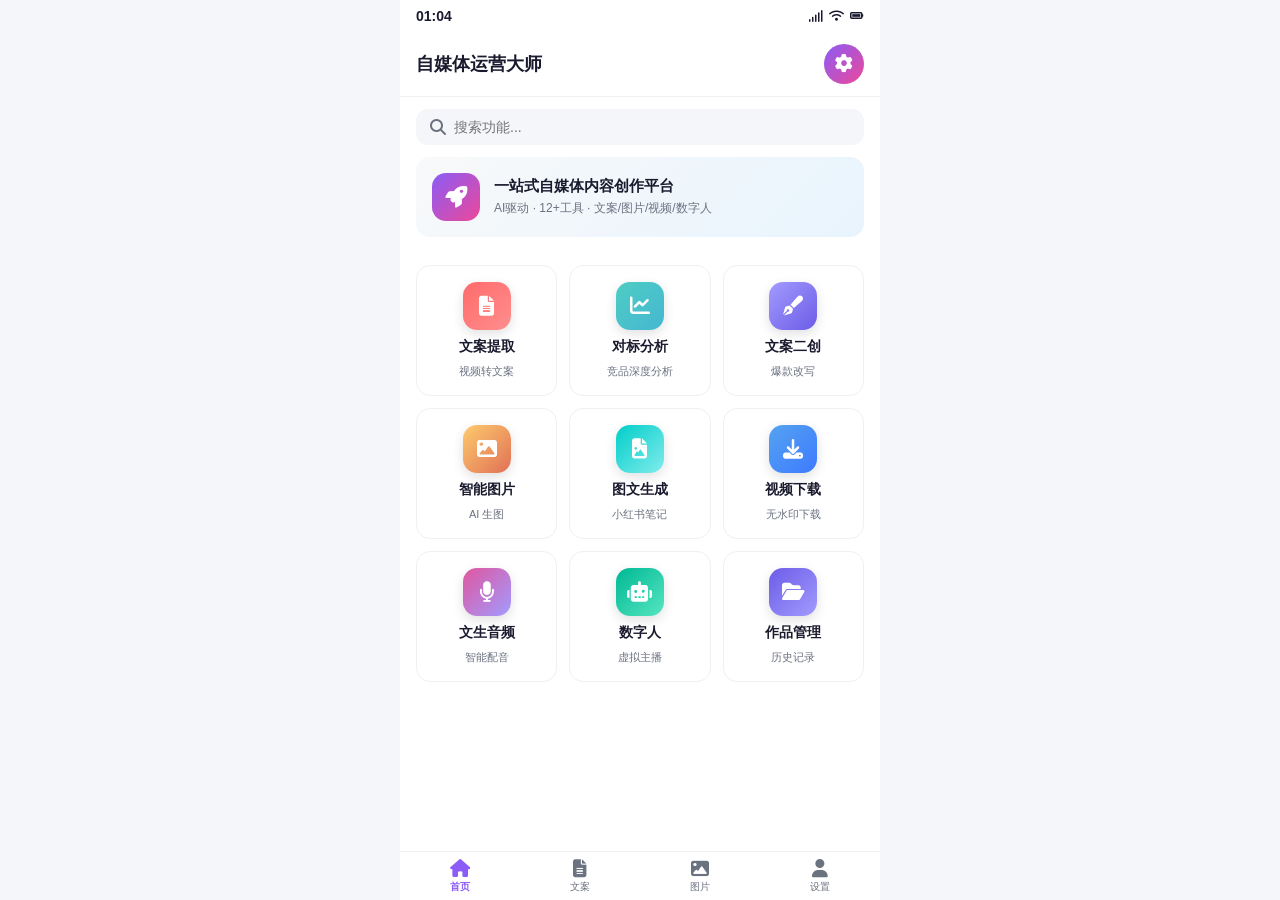
<file: index.html>
﻿<!DOCTYPE html>
<html lang="zh-CN">
<head>
    <meta charset="UTF-8">
    <meta name="viewport" content="width=device-width, initial-scale=1.0, maximum-scale=1.0, user-scalable=no">
    <title>自媒体运营大师 Pro</title>
    <link rel="stylesheet" href="style.css">
    <link rel="stylesheet" href="https://cdnjs.cloudflare.com/ajax/libs/font-awesome/6.5.1/css/all.min.css">
</head>
<body>
<div class="app-container">
    <div class="status-bar">
        <span class="time">9:41</span>
        <div class="icons"><i class="fas fa-signal"></i><i class="fas fa-wifi"></i><i class="fas fa-battery-full"></i></div>
    </div>
    <div class="page active" id="home">
        <div class="page-header"><h1>自媒体运营大师</h1><button class="avatar-btn" onclick="navigateTo('settings')"><i class="fas fa-cog"></i></button></div>
        <div class="search-bar"><i class="fas fa-search"></i><input type="text" placeholder="搜索功能..." id="globalSearch" oninput="filterFunctions()"></div>
        <div class="welcome-card">
            <div class="welcome-icon"><i class="fas fa-rocket"></i></div>
            <div><h3>一站式自媒体内容创作平台</h3><p>AI驱动 · 12+工具 · 文案/图片/视频/数字人</p></div>
        </div>
        <div class="function-grid" id="functionGrid">
            <div class="func-card" data-name="文案提取" data-keywords="文案提取 video 视频" onclick="navigateTo('copy-extract')">
                <div class="func-icon" style="background:linear-gradient(135deg,#FF6B6B,#FF8E8E)"><i class="fas fa-file-alt"></i></div><span>文案提取</span><small>视频转文案</small>
            </div>
            <div class="func-card" data-name="对标分析" data-keywords="对标分析 competitor 竞品" onclick="navigateTo('competitor')">
                <div class="func-icon" style="background:linear-gradient(135deg,#4ECDC4,#45B7D1)"><i class="fas fa-chart-line"></i></div><span>对标分析</span><small>竞品深度分析</small>
            </div>
            <div class="func-card" data-name="文案二创" data-keywords="文案二创 rewrite 改写" onclick="navigateTo('rewrite')">
                <div class="func-icon" style="background:linear-gradient(135deg,#A29BFE,#6C5CE7)"><i class="fas fa-pen-fancy"></i></div><span>文案二创</span><small>爆款改写</small>
            </div>
            <div class="func-card" data-name="智能图片" data-keywords="智能图片 image 图片 AI画图" onclick="navigateTo('smart-image')">
                <div class="func-icon" style="background:linear-gradient(135deg,#FDCB6E,#E17055)"><i class="fas fa-image"></i></div><span>智能图片</span><small>AI 生图</small>
            </div>
            <div class="func-card" data-name="图文生成" data-keywords="图文生成 poster 海报" onclick="navigateTo('image-text')">
                <div class="func-icon" style="background:linear-gradient(135deg,#00CEC9,#81ECEC)"><i class="fas fa-file-image"></i></div><span>图文生成</span><small>小红书笔记</small>
            </div>
            <div class="func-card" data-name="视频下载" data-keywords="视频下载 download 下载" onclick="navigateTo('video-download')">
                <div class="func-icon" style="background:linear-gradient(135deg,#55A3F0,#3D7AFF)"><i class="fas fa-download"></i></div><span>视频下载</span><small>无水印下载</small>
            </div>
            <div class="func-card" data-name="文生音频" data-keywords="文生音频 tts 配音 音频" onclick="navigateTo('text-audio')">
                <div class="func-icon" style="background:linear-gradient(135deg,#E056A0,#A29BFE)"><i class="fas fa-microphone"></i></div><span>文生音频</span><small>智能配音</small>
            </div>
            <div class="func-card" data-name="数字人" data-keywords="数字人 digital 数字人 视频" onclick="navigateTo('digital-human')">
                <div class="func-icon" style="background:linear-gradient(135deg,#00B894,#55E6C1)"><i class="fas fa-robot"></i></div><span>数字人</span><small>虚拟主播</small>
            </div>
            <div class="func-card" data-name="作品管理" data-keywords="作品管理 works 管理 历史" onclick="navigateTo('works')">
                <div class="func-icon" style="background:linear-gradient(135deg,#6C5CE7,#A29BFE)"><i class="fas fa-folder-open"></i></div><span>作品管理</span><small>历史记录</small>
            </div>
        </div>
        <div class="bottom-nav">
            <div class="nav-item active" onclick="navigateTo('home')" data-page="home"><i class="fas fa-home"></i><span>首页</span></div>
            <div class="nav-item" onclick="navigateTo('copy-extract')" data-page="copy-extract"><i class="fas fa-file-alt"></i><span>文案</span></div>
            <div class="nav-item" onclick="navigateTo('smart-image')" data-page="smart-image"><i class="fas fa-image"></i><span>图片</span></div>
            <div class="nav-item" onclick="navigateTo('settings')" data-page="settings"><i class="fas fa-user"></i><span>设置</span></div>
        </div>
    </div>

    <div class="page" id="copy-extract">
        <div class="page-header"><button class="back-btn" onclick="navigateTo('home')"><i class="fas fa-arrow-left"></i></button><h2>文案提取</h2><div style="width:36px"></div></div>
        <div class="page-body">
            <div class="info-card"><i class="fas fa-info-circle"></i><span>支持抖音、快手、小红书、B站等平台视频文案提取</span></div>
            <div class="form-group"><label><i class="fas fa-link"></i> 视频链接</label><input type="url" id="extractUrl" placeholder="粘贴视频分享链接..."></div>
            <div class="form-group"><label><i class="fas fa-tag"></i> 视频描述（可选）</label><textarea id="extractDesc" rows="3" placeholder="描述视频内容，帮助更精准提取..."></textarea></div>
            <div class="platform-tags">
                <span class="platform-tag" onclick="selectPlatform(this,'抖音')">抖音</span>
                <span class="platform-tag" onclick="selectPlatform(this,'快手')">快手</span>
                <span class="platform-tag" onclick="selectPlatform(this,'小红书')">小红书</span>
                <span class="platform-tag" onclick="selectPlatform(this,'B站')">B站</span>
                <span class="platform-tag" onclick="selectPlatform(this,'视频号')">视频号</span>
            </div>
            <button class="gradient-btn" onclick="extractCopy()"><i class="fas fa-magic"></i> 一键提取文案</button>
            <div class="result-area" id="extractResult" style="display:none">
                <div class="result-header"><h4><i class="fas fa-check-circle"></i> 提取结果</h4><div class="result-actions"><button class="action-btn" onclick="copyText('extractContent')"><i class="fas fa-copy"></i> 复制</button><button class="action-btn" onclick="saveWork('extract')"><i class="fas fa-save"></i> 保存</button></div></div>
                <div class="result-content" id="extractContent"></div>
            </div>
        </div>
    </div>

    <div class="page" id="competitor">
        <div class="page-header"><button class="back-btn" onclick="navigateTo('home')"><i class="fas fa-arrow-left"></i></button><h2>对标分析</h2><div style="width:36px"></div></div>
        <div class="page-body">
            <div class="info-card"><i class="fas fa-lightbulb"></i><span>输入对标账号名称，AI 将生成深度分析报告</span></div>
            <div class="form-group"><label><i class="fas fa-hashtag"></i> 账号名称</label><input type="text" id="accountName" placeholder="例如：李佳琦Austin"></div>
            <div class="form-group"><label><i class="fas fa-list"></i> 平台</label><select id="analyzePlatform"><option>抖音</option><option>小红书</option><option>B站</option><option>视频号</option><option>快手</option></select></div>
            <div class="form-group"><label><i class="fas fa-crosshairs"></i> 分析维度</label>
                <div class="checkbox-group">
                    <label class="checkbox-item"><input type="checkbox" checked value="账号定位"> 账号定位</label>
                    <label class="checkbox-item"><input type="checkbox" checked value="内容策略"> 内容策略</label>
                    <label class="checkbox-item"><input type="checkbox" checked value="爆款规律"> 爆款规律</label>
                    <label class="checkbox-item"><input type="checkbox" value="变现模式"> 变现模式</label>
                    <label class="checkbox-item"><input type="checkbox" value="SWOT分析"> SWOT分析</label>
                    <label class="checkbox-item"><input type="checkbox" value="差异化建议"> 差异化建议</label>
                </div>
            </div>
            <button class="gradient-btn" onclick="analyzeCompetitor()"><i class="fas fa-chart-bar"></i> 开始分析</button>
            <div class="result-area" id="analysisResult" style="display:none">
                <div class="result-header"><h4><i class="fas fa-check-circle"></i> 分析报告</h4><div class="result-actions"><button class="action-btn" onclick="copyText('analysisContent')"><i class="fas fa-copy"></i> 复制</button><button class="action-btn" onclick="saveWork('analysis')"><i class="fas fa-save"></i> 保存</button></div></div>
                <div class="result-content" id="analysisContent"></div>
            </div>
        </div>
    </div>

    <div class="page" id="rewrite">
        <div class="page-header"><button class="back-btn" onclick="navigateTo('home')"><i class="fas fa-arrow-left"></i></button><h2>文案二创</h2><div style="width:36px"></div></div>
        <div class="page-body">
            <div class="section-title">选择改写模板</div>
            <div class="template-grid">
                <div class="template-card active" onclick="selectTemplate(this,'爆款公式')" data-type="爆款公式"><div class="template-icon"><i class="fas fa-fire"></i></div><span>爆款公式</span></div>
                <div class="template-card" onclick="selectTemplate(this,'情感故事')" data-type="情感故事"><div class="template-icon"><i class="fas fa-heart"></i></div><span>情感故事</span></div>
                <div class="template-card" onclick="selectTemplate(this,'产品卖点')" data-type="产品卖点"><div class="template-icon"><i class="fas fa-gem"></i></div><span>产品卖点</span></div>
                <div class="template-card" onclick="selectTemplate(this,'口播公式')" data-type="口播公式"><div class="template-icon"><i class="fas fa-microphone-lines"></i></div><span>口播公式</span></div>
                <div class="template-card" onclick="selectTemplate(this,'种草推荐')" data-type="种草推荐"><div class="template-icon"><i class="fas fa-star"></i></div><span>种草推荐</span></div>
                <div class="template-card" onclick="selectTemplate(this,'知识科普')" data-type="知识科普"><div class="template-icon"><i class="fas fa-book"></i></div><span>知识科普</span></div>
            </div>
            <div class="form-group"><label><i class="fas fa-paste"></i> 原始文案</label><textarea id="originalCopy" rows="6" placeholder="粘贴需要改写的原始文案..."></textarea></div>
            <div class="form-group"><label><i class="fas fa-sliders"></i> 改写强度</label>
                <div class="slider-row"><span>轻度</span><input type="range" id="rewriteIntensity" min="1" max="3" value="2" class="slider"><span>重度</span></div>
            </div>
            <button class="gradient-btn" onclick="rewriteCopy()"><i class="fas fa-pen-nib"></i> 开始改写</button>
            <div class="result-area" id="rewriteResult" style="display:none">
                <div class="result-header"><h4><i class="fas fa-check-circle"></i> 改写结果</h4><div class="result-actions"><button class="action-btn" onclick="copyText('rewriteContent')"><i class="fas fa-copy"></i> 复制</button><button class="action-btn" onclick="saveWork('rewrite')"><i class="fas fa-save"></i> 保存</button></div></div>
                <div class="result-content" id="rewriteContent"></div>
            </div>
        </div>
    </div>

    <div class="page" id="smart-image">
        <div class="page-header"><button class="back-btn" onclick="navigateTo('home')"><i class="fas fa-arrow-left"></i></button><h2>智能图片</h2><div style="width:36px"></div></div>
        <div class="page-body">
            <div class="form-group"><label><i class="fas fa-palette"></i> 图片类型</label>
                <div class="type-tabs">
                    <div class="type-tab active" onclick="selectImageType(this,'文生图')">文生图</div>
                    <div class="type-tab" onclick="selectImageType(this,'艺术字')">艺术字</div>
                    <div class="type-tab" onclick="selectImageType(this,'Logo设计')">Logo设计</div>
                </div>
            </div>
            <div class="form-group"><label><i class="fas fa-arrows-alt"></i> 比例</label>
                <div class="ratio-grid">
                    <div class="ratio-option active" onclick="selectRatio(this,'1:1')">1:1</div>
                    <div class="ratio-option" onclick="selectRatio(this,'4:3')">4:3</div>
                    <div class="ratio-option" onclick="selectRatio(this,'3:4')">3:4</div>
                    <div class="ratio-option" onclick="selectRatio(this,'16:9')">16:9</div>
                    <div class="ratio-option" onclick="selectRatio(this,'9:16')">9:16</div>
                </div>
            </div>
            <div class="form-group"><label><i class="fas fa-brush"></i> 风格</label>
                <select id="imageStyle">
                    <option value="photorealistic">写实摄影</option><option value="illustration">插画风格</option>
                    <option value="watercolor">水彩画</option><option value="oil painting">油画风格</option>
                    <option value="anime">动漫风格</option><option value="3d render">3D渲染</option>
                    <option value="pixel art">像素艺术</option><option value="minimalist">极简风格</option>
                </select>
            </div>
            <div class="form-group"><label><i class="fas fa-keyboard"></i> 图片描述</label><textarea id="imagePrompt" rows="4" placeholder="描述你想要的图片内容..."></textarea></div>
            <button class="gradient-btn" onclick="generateImage()"><i class="fas fa-wand-magic-sparkles"></i> 生成图片</button>
            <div class="result-area" id="imageResult" style="display:none"></div>
        </div>
    </div>

    <div class="page" id="image-text">
        <div class="page-header"><button class="back-btn" onclick="navigateTo('home')"><i class="fas fa-arrow-left"></i></button><h2>图文生成</h2><div style="width:36px"></div></div>
        <div class="page-body">
            <div class="form-group"><label><i class="fas fa-cloud-upload-alt"></i> 上传图片（可选）</label>
                <div class="upload-area" onclick="document.getElementById('imageUpload').click()"><i class="fas fa-plus-circle"></i><span>点击上传参考图片</span>
                    <input type="file" id="imageUpload" accept="image/*" style="display:none" onchange="handleImageUpload(this)">
                </div>
                <div id="uploadedImagePreview" style="display:none;margin-top:12px;">
                    <img id="previewImg" style="width:100%;border-radius:12px;">
                    <button class="remove-btn" onclick="removeUploadedImage()"><i class="fas fa-times"></i> 删除</button>
                </div>
            </div>
            <div class="form-group"><label><i class="fas fa-hashtag"></i> 主题/话题</label><input type="text" id="imageTextTopic" placeholder="例如：夏季防晒攻略"></div>
            <div class="form-group"><label><i class="fas fa-mobile-alt"></i> 目标平台</label>
                <select id="targetPlatform"><option>小红书</option><option>抖音图文</option><option>微信公众号</option><option>朋友圈</option></select>
            </div>
            <div class="form-group"><label><i class="fas fa-pen"></i> 补充要求（可选）</label><textarea id="imageTextExtra" rows="2" placeholder="例如：需要突出产品优势，语气活泼..."></textarea></div>
            <button class="gradient-btn" onclick="generateImageText()"><i class="fas fa-magic"></i> 生成图文笔记</button>
            <div class="result-area" id="imageTextResult" style="display:none">
                <div class="result-header"><h4><i class="fas fa-check-circle"></i> 图文笔记</h4><div class="result-actions"><button class="action-btn" onclick="copyText('imageTextContent')"><i class="fas fa-copy"></i> 复制</button><button class="action-btn" onclick="saveWork('imageText')"><i class="fas fa-save"></i> 保存</button></div></div>
                <div class="result-content" id="imageTextContent"></div>
            </div>
        </div>
    </div>

    <div class="page" id="video-download">
        <div class="page-header"><button class="back-btn" onclick="navigateTo('home')"><i class="fas fa-arrow-left"></i></button><h2>视频下载</h2><div style="width:36px"></div></div>
        <div class="page-body">
            <div class="info-card"><i class="fas fa-shield-alt"></i><span>支持主流平台无水印视频下载解析</span></div>
            <div class="form-group"><label><i class="fas fa-link"></i> 视频链接</label><input type="url" id="videoUrl" placeholder="粘贴视频分享链接..."></div>
            <div class="platform-tags">
                <span class="platform-tag" onclick="detectPlatform('douyin')">抖音</span>
                <span class="platform-tag" onclick="detectPlatform('kuaishou')">快手</span>
                <span class="platform-tag" onclick="detectPlatform('xiaohongshu')">小红书</span>
                <span class="platform-tag" onclick="detectPlatform('bilibili')">B站</span>
                <span class="platform-tag" onclick="detectPlatform('weishi')">视频号</span>
            </div>
            <button class="gradient-btn" onclick="downloadVideo()"><i class="fas fa-download"></i> 解析下载</button>
            <div class="result-area" id="videoResult" style="display:none"></div>
        </div>
    </div>

    <div class="page" id="text-audio">
        <div class="page-header"><button class="back-btn" onclick="navigateTo('home')"><i class="fas fa-arrow-left"></i></button><h2>文生音频</h2><div style="width:36px"></div></div>
        <div class="page-body">
            <div class="section-title">选择声音</div>
            <div class="voice-grid" id="voiceGrid">
                <div class="voice-card active" onclick="selectVoice(this,'温馨女声')"><div class="voice-avatar" style="background:linear-gradient(135deg,#FF9A9E,#FAD0C6)"><i class="fas fa-female"></i></div><span>温馨女声</span><small>温柔甜美</small></div>
                <div class="voice-card" onclick="selectVoice(this,'磁性男声')"><div class="voice-avatar" style="background:linear-gradient(135deg,#667eea,#764ba2)"><i class="fas fa-male"></i></div><span>磁性男声</span><small>低沉有质感</small></div>
                <div class="voice-card" onclick="selectVoice(this,'新闻播音')"><div class="voice-avatar" style="background:linear-gradient(135deg,#4facfe,#00f2fe)"><i class="fas fa-newspaper"></i></div><span>新闻播音</span><small>专业正式</small></div>
                <div class="voice-card" onclick="selectVoice(this,'童声')"><div class="voice-avatar" style="background:linear-gradient(135deg,#f093fb,#f5576c)"><i class="fas fa-child"></i></div><span>童声</span><small>可爱活泼</small></div>
                <div class="voice-card" onclick="selectVoice(this,'解说男声')"><div class="voice-avatar" style="background:linear-gradient(135deg,#43e97b,#38f9d7)"><i class="fas fa-bullhorn"></i></div><span>解说男声</span><small>纪录片风格</small></div>
                <div class="voice-card" onclick="selectVoice(this,'情感女声')"><div class="voice-avatar" style="background:linear-gradient(135deg,#fa709a,#fee140)"><i class="fas fa-heart"></i></div><span>情感女声</span><small>深情动人</small></div>
            </div>
            <div class="form-group"><label><i class="fas fa-font"></i> 输入文案</label>
                <textarea id="ttsText" rows="6" placeholder="输入需要转换为语音的文本..." oninput="updateCharCount('ttsText','charCount',5000)"></textarea>
                <div class="char-count"><span id="charCount">0</span>/5000</div>
            </div>
            <div class="form-group"><label><i class="fas fa-tachometer-alt"></i> 语速：<span id="speedValue">1.0</span>x</label>
                <input type="range" id="ttsSpeed" min="0.5" max="2.0" step="0.1" value="1.0" class="slider" oninput="document.getElementById('speedValue').textContent=this.value">
            </div>
            <button class="gradient-btn" onclick="generateAudio()"><i class="fas fa-play"></i> 生成音频</button>
            <div class="result-area" id="audioResult" style="display:none"></div>
        </div>
    </div>

    
    <div class="page" id="digital-human">

        <div class="page-header"><button class="back-btn" onclick="navigateTo('home')"><i class="fas fa-arrow-left"></i></button><h2>数字人</h2><div style="width:36px"></div></div>
        <div class="page-body">
            <div class="info-card"><i class="fas fa-info-circle"></i><span>选择真人数字人模板，输入文案即可生成口播视频</span></div>
            <div class="section-title">选择数字人模板</div>
            <div class="avatar-grid" id="avatarGrid">
                <!-- 上传按钮会动态插入 -->
                <div class="avatar-card active" onclick="selectAvatar(this,'依菱')" data-photo="依菱">
                    <div class="avatar-img" style="background:linear-gradient(135deg,#f093fb,#f5576c);display:flex;align-items:center;justify-content:center;">
                        <i class="fas fa-female" style="font-size:32px;color:white;"></i>
                    </div>
                    <span>依菱</span>
                    <small>商务女性</small>
                </div>
                <div class="avatar-card" onclick="selectAvatar(this,'沐沐')" data-photo="沐沐">
                    <div class="avatar-img" style="background:linear-gradient(135deg,#4facfe,#00f2fe);display:flex;align-items:center;justify-content:center;">
                        <i class="fas fa-female" style="font-size:32px;color:white;"></i>
                    </div>
                    <span>沐沐</span>
                    <small>知性优雅</small>
                </div>
                <div class="avatar-card" onclick="selectAvatar(this,'明轩')" data-photo="明轩">
                    <div class="avatar-img" style="background:linear-gradient(135deg,#667eea,#764ba2);display:flex;align-items:center;justify-content:center;">
                        <i class="fas fa-male" style="font-size:32px;color:white;"></i>
                    </div>
                    <span>明轩</span>
                    <small>商务精英</small>
                </div>
                <div class="avatar-card" onclick="selectAvatar(this,'林靖')" data-photo="林靖">
                    <div class="avatar-img" style="background:linear-gradient(135deg,#43e97b,#38f9d7);display:flex;align-items:center;justify-content:center;">
                        <i class="fas fa-male" style="font-size:32px;color:white;"></i>
                    </div>
                    <span>林靖</span>
                    <small>科技博主</small>
                </div>
                <div class="avatar-card" onclick="selectAvatar(this,'一诺')" data-photo="一诺">
                    <div class="avatar-img" style="background:linear-gradient(135deg,#fa709a,#fee140);display:flex;align-items:center;justify-content:center;">
                        <i class="fas fa-female" style="font-size:32px;color:white;"></i>
                    </div>
                    <span>一诺</span>
                    <small>青春活力</small>
                </div>
                <div class="avatar-card" onclick="selectAvatar(this,'林延')" data-photo="林延">
                    <div class="avatar-img" style="background:linear-gradient(135deg,#a18cd1,#fbc2eb);display:flex;align-items:center;justify-content:center;">
                        <i class="fas fa-male" style="font-size:32px;color:white;"></i>
                    </div>
                    <span>林延</span>
                    <small>商务男士</small>
                </div>
                <div class="avatar-card" onclick="selectAvatar(this,'管管-实景')" data-photo="管管实景">
                    <div class="avatar-img" style="background:linear-gradient(135deg,#ffecd2,#fcb69f);display:flex;align-items:center;justify-content:center;">
                        <i class="fas fa-video" style="font-size:32px;color:white;"></i>
                    </div>
                    <span>管管</span>
                    <small>实景播报</small>
                </div>
                <div class="avatar-card" onclick="selectAvatar(this,'江宁')" data-photo="江宁">
                    <div class="avatar-img" style="background:linear-gradient(135deg,#667eea,#764ba2);display:flex;align-items:center;justify-content:center;">
                        <i class="fas fa-female" style="font-size:32px;color:white;"></i>
                    </div>
                    <span>江宁</span>
                    <small>专业主持</small>
                </div>
                <div class="avatar-card" onclick="selectAvatar(this,'林浩')" data-photo="林浩">
                    <div class="avatar-img" style="background:linear-gradient(135deg,#43e97b,#38f9d7);display:flex;align-items:center;justify-content:center;">
                        <i class="fas fa-male" style="font-size:32px;color:white;"></i>
                    </div>
                    <span>林浩</span>
                    <small>医生专家</small>
                </div>
            
            <div style="text-align:center;margin:16px 0;">
                <button class="gradient-btn" onclick="document.getElementById('avatarUploadInput').click()" style="font-size:13px;padding:8px 20px;">
                    <i class="fas fa-camera"></i> 上传真人照片
                </button>
                <input type="file" id="avatarUploadInput" accept="image/*" style="display:none" onchange="handleAvatarUpload(event)">
                <div id="uploadHint" style="font-size:11px;color:#999;margin-top:6px;">上传后会自动匹配对应头像</div>
            </div>
            <div class='form-group'><label><i class='fas fa-font'></i> 播报文案</label>
                <textarea id="digitalHumanText" rows="6" placeholder="输入播报内容，建议100-500字..." oninput="updateCharCount('digitalHumanText','dhCharCount',2000)"></textarea>
                <div class="char-count"><span id="dhCharCount">0</span>/2000</div>
            </div>
            <div class="form-group"><label><i class="fas fa-cog"></i> 视频设置</label>
                <div class="form-row">
                    <select id="dhRatio"><option value="9:16">竖屏 9:16</option><option value="16:9">横屏 16:9</option><option value="1:1">方形 1:1</option></select>
                    <select id="dhDuration"><option value="30">30秒</option><option value="60" selected>60秒</option><option value="120">2分钟</option><option value="180">3分钟</option></select>
                </div>
            </div>
                        <button class="gradient-btn" style="background:linear-gradient(135deg,#667eea,#764ba2);" onclick="generateDigitalHumanSF()"><i class="fas fa-robot"></i> 硅基流动 API 生成数字人</button>
            <div class="result-area" id="digitalHumanResult" style="display:none"></div>
        </div>
    
    </div>
    <div class="page" id="works">`n        <div class="page-header"><button class="back-btn" onclick="navigateTo('home')"><i class="fas fa-arrow-left"></i></button><h2>作品管理</h2><div style="width:36px"></div></div>
        <div class="page-body">
            <div class="works-filter">
                <button class="filter-btn active" onclick="filterWorks('all',this)">全部</button>
                <button class="filter-btn" onclick="filterWorks('extract',this)">文案</button>
                <button class="filter-btn" onclick="filterWorks('image',this)">图片</button>
                <button class="filter-btn" onclick="filterWorks('rewrite',this)">二创</button>
                <button class="filter-btn" onclick="filterWorks('audio',this)">音频</button>
            </div>
            <div class="works-list" id="worksList">
                <div class="empty-works"><i class="fas fa-inbox"></i><p>暂无作品</p><small>使用各功能生成的内容将保存在这里</small></div>
            </div>
        </div>
    </div>

    <div class="page" id="settings">
        <div class="page-header"><button class="back-btn" onclick="navigateTo('home')"><i class="fas fa-arrow-left"></i></button><h2>设置</h2><div style="width:36px"></div></div>
        <div class="page-body">
            <div class="settings-card"><h4><i class="fas fa-key"></i> AI 配置</h4>
                <div class="form-group"><label>API 地址</label><input type="text" id="apiBase" placeholder="https://dashscope.aliyuncs.com/compatible-mode/v1"></div>
                <div class="form-group"><label>API Key</label><input type="password" id="apiKey" placeholder="sk-xxxxxxxx"></div>
                <div class="form-group"><label>模型名称</label><input type="text" id="modelName" value="qwen-turbo"></div>
                <button class="gradient-btn" onclick="saveApiConfig()">保存配置</button>
                <div class="api-status" id="apiStatus"></div>
            </div>
            <div class="settings-card"><h4><i class="fas fa-robot"></i> 硅基流动 API</h4>
                <div class="form-group"><label>API 地址</label><input type="text" id="sfApiBase" placeholder="https://api.siliconflow.cn/v1"></div>
                <div class="form-group"><label>API Key</label><input type="password" id="sfApiKey" placeholder="sk-xxxxxxxx"></div>
                <div class="form-group"><label>模型名称</label><input type="text" id="sfModelName" value="Qwen/Qwen2.5-72B-Instruct"></div>
                <button class="gradient-btn" onclick="saveSiliconFlowConfig()">保存配置</button>
                <div class="api-status" id="sfApiStatus"></div>
            </div>
            <div class="settings-card"><h4><i class="fas fa-image"></i> 图片生成</h4>
                <div class="setting-item"><span>默认使用 Pollinations.ai（免费）</span><i class="fas fa-check-circle" style="color:#00B894"></i></div>
            </div>
            <div class="settings-card"><h4><i class="fas fa-music"></i> 音频生成</h4>
                <div class="setting-item"><span>默认使用 TTSMaker（免费）</span><i class="fas fa-check-circle" style="color:#00B894"></i></div>
            </div>
            <div class="settings-card"><h4><i class="fas fa-robot"></i> 数字人</h4>
                <div class="setting-item"><span>🔧 硅基流动 API 驱动</span><i class="fas fa-cog" style="color:#6C5CE7"></i></div>
                <div class="setting-item"><span>✅ 专业数字人图像生成</span><i class="fas fa-check-circle" style="color:#00B894"></i></div>
                <div class="setting-item"><span>🔑 需要在设置中配置 API Key</span><i class="fas fa-key" style="color:#FFA500"></i></div>
            </div>
            <div class="settings-card"><h4><i class="fas fa-info-circle"></i> 关于</h4>
                <div class="about-info"><p><strong>自媒体运营大师 Pro</strong></p><p>版本：v2.1</p><p>支持：文案提取 / 对标分析 / 文案二创 / 智能图片 / 图文生成 / 文生音频 / 数字人（硅基流动 API）</p></div>
            </div>
            <button class="danger-btn" onclick="clearAllData()" style="margin-top:20px"><i class="fas fa-trash"></i> 清除所有数据</button>
        </div>
    </div>
    <div class="bottom-nav" id="bottomNav">
        <div class="nav-item active" onclick="navigateTo('home')" data-page="home"><i class="fas fa-home"></i><span>首页</span></div>
        <div class="nav-item" onclick="navigateTo('copy-extract')" data-page="copy-extract"><i class="fas fa-file-alt"></i><span>文案</span></div>
        <div class="nav-item" onclick="navigateTo('smart-image')" data-page="smart-image"><i class="fas fa-image"></i><span>图片</span></div>
        <div class="nav-item" onclick="navigateTo('settings')" data-page="settings"><i class="fas fa-user"></i><span>设置</span></div>
    </div>


<div class="loading-overlay" id="loadingOverlay"><div class="spinner"></div><p id="loadingText">正在处理...</p></div>
<div class="toast" id="toast"></div>
<script src="app.js"></script>

</div>

</div></body>
</html>
</file>
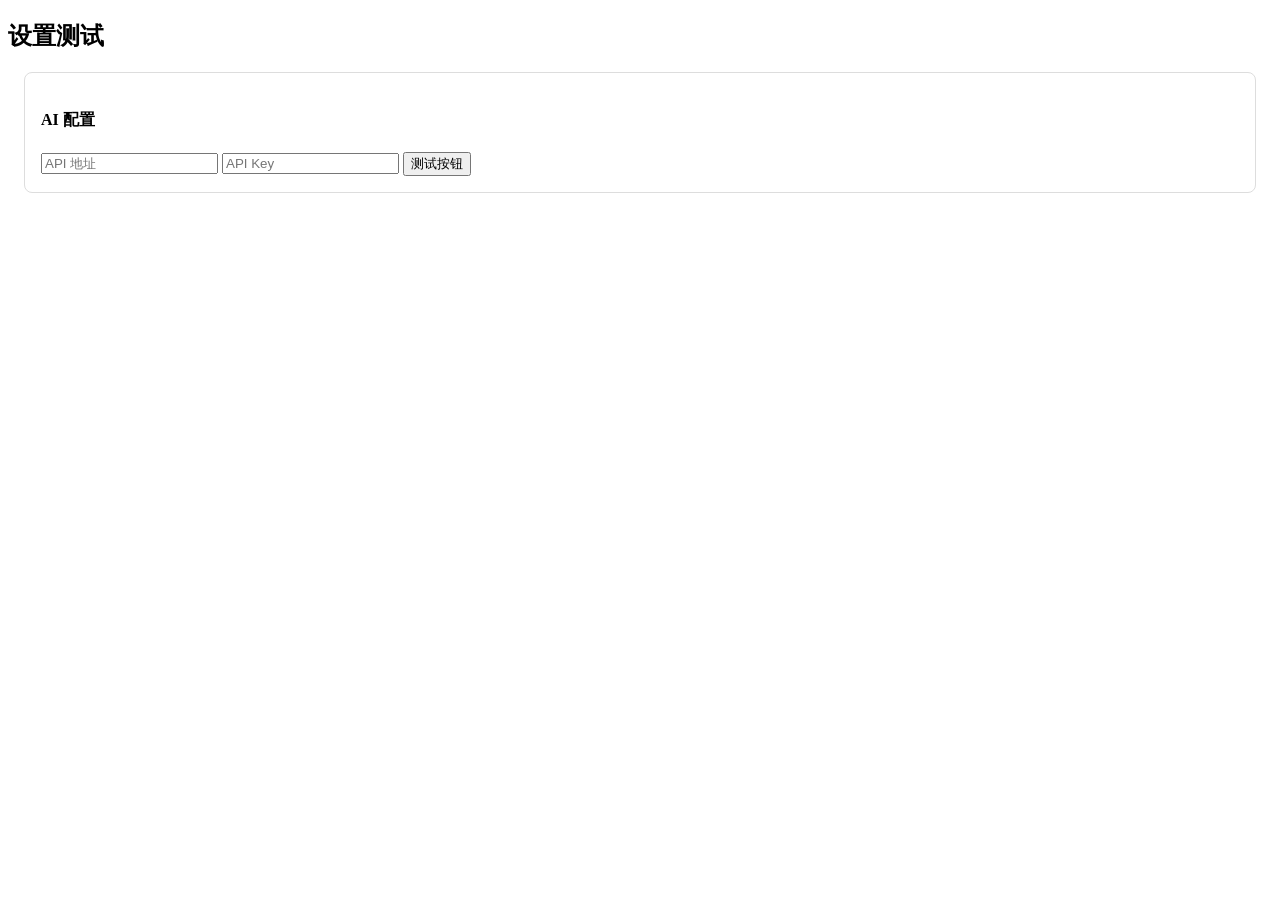
<file: test-settings.html>
﻿<!DOCTYPE html>
<html>
<head>
    <meta charset="UTF-8">
    <title>Settings Test</title>
    <style>
        .page { display: none; }
        .page.active { display: block; }
        .settings-card { margin: 16px; padding: 16px; border: 1px solid #ddd; border-radius: 8px; }
    </style>
</head>
<body>
    <div class="page active" id="settings">
        <h2>设置测试</h2>
        <div class="settings-card">
            <h4>AI 配置</h4>
            <input type="text" id="apiBase" placeholder="API 地址">
            <input type="password" id="apiKey" placeholder="API Key">
            <button onclick="alert('测试成功')">测试按钮</button>
        </div>
    </div>
    <script>
        console.log("Page loaded successfully");
    </script>
</body>
</html>
</file>
<file: style.css>
﻿:root {
    --purple-start: #8B5CF6;
    --purple-end: #EC4899;
    --bg: #F5F6FA;
    --white: #FFFFFF;
    --dark: #1A1A2E;
    --gray: #6B7280;
    --light-gray: #E5E7EB;
    --shadow: 0 2px 12px rgba(0,0,0,0.06);
    --radius: 14px;
}
* { margin:0; padding:0; box-sizing:border-box; -webkit-tap-highlight-color:transparent; }
body {
    font-family: -apple-system, BlinkMacSystemFont, 'Segoe UI', 'PingFang SC', 'Hiragino Sans GB', 'Microsoft YaHei', sans-serif;
    background: var(--bg);
    color: var(--dark);
    max-width: 480px;
    margin: 0 auto;
    min-height: 100vh;
}
.app-container { max-width: 480px; margin: 0 auto; background: var(--white); min-height: 100vh; position: relative; }

/* 状态栏 */
.status-bar { display:flex; justify-content:space-between; align-items:center; padding:8px 16px; font-size:14px; font-weight:600; background:var(--white); }
.status-bar .icons { display:flex; gap:6px; font-size:12px; }

/* 页面 */
.page { display:none; }
.page.active { display:block; animation:fadeIn 0.3s ease; }
@keyframes fadeIn { from{opacity:0;transform:translateY(8px)} to{opacity:1;transform:translateY(0)} }

/* 页面头部 */
.page-header { display:flex; align-items:center; justify-content:space-between; padding:12px 16px; background:var(--white); border-bottom:1px solid #f0f0f0; position:sticky; top:0; z-index:10; }
.page-header h1, .page-header h2 { font-size:18px; font-weight:700; }
.back-btn { width:36px; height:36px; border-radius:50%; background:var(--bg); border:none; font-size:16px; color:var(--dark); cursor:pointer; display:flex; align-items:center; justify-content:center; }
.avatar-btn { width:40px; height:40px; border-radius:50%; background:linear-gradient(135deg,var(--purple-start),var(--purple-end)); border:none; color:white; font-size:18px; cursor:pointer; }

/* 搜索栏 */
.search-bar { margin:12px 16px; display:flex; align-items:center; background:var(--bg); border-radius:12px; padding:10px 14px; gap:8px; }
.search-bar i { color:var(--gray); }
.search-bar input { border:none; background:transparent; outline:none; flex:1; font-size:14px; color:var(--dark); }

/* 欢迎卡片 */
.welcome-card { margin:12px 16px; display:flex; align-items:center; gap:14px; padding:16px; background:linear-gradient(135deg,#F8F9FA,#E8F4FD); border-radius:var(--radius); }
.welcome-icon { width:48px; height:48px; border-radius:14px; background:linear-gradient(135deg,var(--purple-start),var(--purple-end)); display:flex; align-items:center; justify-content:center; color:white; font-size:22px; flex-shrink:0; }
.welcome-card h3 { font-size:15px; font-weight:600; margin-bottom:4px; }
.welcome-card p { font-size:12px; color:var(--gray); }

/* 功能网格 */
.function-grid { display:grid; grid-template-columns:repeat(3,1fr); gap:12px; padding:16px; }
.func-card { display:flex; flex-direction:column; align-items:center; gap:8px; padding:16px 8px; background:var(--white); border-radius:var(--radius); cursor:pointer; transition:all 0.2s; border:1px solid #f0f0f0; }
.func-card:active { transform:scale(0.95); }
.func-card.hidden { display:none; }
.func-icon { width:48px; height:48px; border-radius:14px; display:flex; align-items:center; justify-content:center; color:white; font-size:20px; box-shadow:0 4px 12px rgba(0,0,0,0.12); }
.func-card span { font-size:14px; font-weight:600; }
.func-card small { font-size:11px; color:var(--gray); }

/* 页面主体 */
.page-body { padding:16px; }

/* 信息卡片 */
.info-card { display:flex; align-items:center; gap:8px; padding:10px 14px; background:#FFF8E1; border-radius:10px; font-size:13px; color:#F57F17; margin-bottom:16px; }
.info-card i { font-size:14px; }

/* 表单 */
.form-group { margin-bottom:16px; }
.form-group label { display:flex; align-items:center; gap:6px; font-size:14px; font-weight:600; margin-bottom:8px; color:var(--dark); }
.form-group label i { color:var(--purple-start); font-size:13px; }
.form-group input[type="text"], .form-group input[type="url"], .form-group input[type="password"], .form-group select {
    width:100%; padding:12px 14px; border:1.5px solid var(--light-gray); border-radius:12px; font-size:14px; background:var(--white); outline:none; transition:border-color 0.2s;
}
.form-group input:focus, .form-group textarea:focus, .form-group select:focus { border-color:var(--purple-start); }
.form-group textarea { width:100%; padding:12px 14px; border:1.5px solid var(--light-gray); border-radius:12px; font-size:14px; resize:vertical; outline:none; font-family:inherit; min-height:80px; }

/* 平台标签 */
.platform-tags { display:flex; flex-wrap:wrap; gap:8px; margin-bottom:16px; }
.platform-tag { padding:6px 14px; background:var(--bg); border-radius:20px; font-size:13px; cursor:pointer; transition:all 0.2s; border:1.5px solid transparent; }
.platform-tag:active, .platform-tag.selected { background:linear-gradient(135deg,var(--purple-start),var(--purple-end)); color:white; border-color:transparent; }

/* 模板网格 */
.template-grid { display:grid; grid-template-columns:repeat(3,1fr); gap:10px; margin-bottom:16px; }
.template-card { display:flex; flex-direction:column; align-items:center; gap:6px; padding:14px 8px; background:var(--bg); border-radius:12px; cursor:pointer; transition:all 0.2s; border:2px solid transparent; font-size:13px; font-weight:500; }
.template-card:active { transform:scale(0.95); }
.template-card.active { border-color:var(--purple-start); background:#F3EEFF; }
.template-icon { width:36px; height:36px; border-radius:10px; background:linear-gradient(135deg,var(--purple-start),var(--purple-end)); display:flex; align-items:center; justify-content:center; color:white; font-size:16px; }

/* 类型标签 */
.type-tabs { display:flex; gap:8px; margin-bottom:12px; }
.type-tab { flex:1; text-align:center; padding:8px; background:var(--bg); border-radius:10px; font-size:13px; cursor:pointer; transition:all 0.2s; }
.type-tab.active { background:linear-gradient(135deg,var(--purple-start),var(--purple-end)); color:white; }

/* 比例网格 */
.ratio-grid { display:flex; gap:8px; margin-bottom:12px; }
.ratio-option { flex:1; text-align:center; padding:8px; background:var(--bg); border-radius:10px; font-size:13px; font-weight:600; cursor:pointer; transition:all 0.2s; }
.ratio-option.active { background:linear-gradient(135deg,var(--purple-start),var(--purple-end)); color:white; }

/* 滑块 */
.slider-row { display:flex; align-items:center; gap:10px; font-size:13px; color:var(--gray); }
.slider { flex:1; -webkit-appearance:none; height:6px; border-radius:3px; background:linear-gradient(90deg,var(--purple-start),var(--purple-end)); outline:none; }
.slider::-webkit-slider-thumb { -webkit-appearance:none; width:20px; height:20px; border-radius:50%; background:white; border:2px solid var(--purple-start); cursor:pointer; box-shadow:0 2px 6px rgba(0,0,0,0.15); }

/* 复选框组 */
.checkbox-group { display:flex; flex-wrap:wrap; gap:8px; }
.checkbox-item { display:flex; align-items:center; gap:4px; font-size:13px; padding:6px 12px; background:var(--bg); border-radius:8px; cursor:pointer; }
.checkbox-item input { accent-color:var(--purple-start); }

/* 上传区域 */
.upload-area { display:flex; flex-direction:column; align-items:center; justify-content:center; padding:30px; border:2px dashed var(--light-gray); border-radius:12px; cursor:pointer; transition:all 0.2s; }
.upload-area:active { border-color:var(--purple-start); background:#F8F6FF; }
.upload-area i { font-size:32px; color:var(--gray); margin-bottom:8px; }
.upload-area span { font-size:13px; color:var(--gray); }
.remove-btn { margin-top:8px; padding:6px 16px; background:#FF6B6B; color:white; border:none; border-radius:8px; cursor:pointer; font-size:12px; }

/* 声音网格 */
.voice-grid { display:grid; grid-template-columns:repeat(3,1fr); gap:10px; margin-bottom:16px; }
.voice-card { display:flex; flex-direction:column; align-items:center; gap:4px; padding:12px 6px; background:var(--bg); border-radius:12px; cursor:pointer; transition:all 0.2s; border:2px solid transparent; font-size:12px; }
.voice-card:active { transform:scale(0.95); }
.voice-card.active { border-color:var(--purple-start); background:#F3EEFF; }
.voice-avatar { width:40px; height:40px; border-radius:50%; display:flex; align-items:center; justify-content:center; color:white; font-size:18px; margin-bottom:4px; }
.voice-card small { font-size:10px; color:var(--gray); }

/* 头像网格 */
.avatar-grid { display:grid; grid-template-columns:repeat(3,1fr); gap:10px; margin-bottom:16px; }
.avatar-card { display:flex; flex-direction:column; align-items:center; gap:4px; padding:12px 6px; background:var(--bg); border-radius:12px; cursor:pointer; transition:all 0.2s; border:2px solid transparent; font-size:12px; }
.avatar-card:active { transform:scale(0.95); }
.avatar-card.active { border-color:var(--purple-start); background:#F3EEFF; }
.avatar-img { width:52px; height:52px; border-radius:50%; display:flex; align-items:center; justify-content:center; color:white; font-size:22px; margin-bottom:4px; }
.avatar-card small { font-size:10px; color:var(--gray); }

/* 表单行 */
.form-row { display:flex; gap:10px; }
.form-row select { flex:1; }

/* 字符计数 */
.char-count { text-align:right; font-size:12px; color:var(--gray); margin-top:4px; }

/* 渐变按钮 */
.gradient-btn { width:100%; padding:14px; background:linear-gradient(135deg,var(--purple-start),var(--purple-end)); color:white; border:none; border-radius:12px; font-size:15px; font-weight:600; cursor:pointer; transition:all 0.2s; display:flex; align-items:center; justify-content:center; gap:8px; box-shadow:0 4px 15px rgba(139,92,246,0.3); }
.gradient-btn:active { transform:scale(0.97); box-shadow:0 2px 8px rgba(139,92,246,0.4); }
.danger-btn { width:100%; padding:12px; background:#FF6B6B; color:white; border:none; border-radius:12px; font-size:14px; cursor:pointer; }

/* 结果区 */
.result-area { margin-top:20px; background:var(--white); border-radius:var(--radius); border:1px solid #f0f0f0; overflow:hidden; }
.result-header { display:flex; justify-content:space-between; align-items:center; padding:12px 16px; background:var(--bg); border-bottom:1px solid #f0f0f0; }
.result-header h4 { font-size:14px; color:var(--dark); display:flex; align-items:center; gap:6px; }
.result-header h4 i { color:#00B894; }
.result-actions { display:flex; gap:8px; }
.action-btn { padding:4px 10px; background:var(--white); border:1px solid var(--light-gray); border-radius:6px; font-size:12px; cursor:pointer; display:flex; align-items:center; gap:4px; }
.result-content { padding:16px; font-size:14px; line-height:1.8; color:var(--dark); white-space:pre-wrap; }
.result-content strong { color:var(--purple-start); }

/* 设置卡片 */
.settings-card { margin-bottom:16px; padding:16px; background:var(--white); border-radius:var(--radius); border:1px solid #f0f0f0; }
.settings-card h4 { font-size:15px; margin-bottom:12px; display:flex; align-items:center; gap:8px; color:var(--dark); }
.settings-card h4 i { color:var(--purple-start); }
.setting-item { display:flex; align-items:center; justify-content:space-between; padding:10px 0; border-bottom:1px solid #f5f5f5; font-size:13px; }
.about-info { font-size:13px; color:var(--gray); line-height:1.8; }

/* 作品管理 */
.works-filter { display:flex; gap:8px; margin-bottom:16px; overflow-x:auto; padding-bottom:4px; }
.filter-btn { padding:6px 14px; background:var(--bg); border:none; border-radius:20px; font-size:13px; cursor:pointer; white-space:nowrap; transition:all 0.2s; }
.filter-btn.active { background:linear-gradient(135deg,var(--purple-start),var(--purple-end)); color:white; }
.works-list { min-height:200px; }
.empty-works { text-align:center; padding:40px 20px; color:var(--gray); }
.empty-works i { font-size:40px; margin-bottom:12px; opacity:0.4; }
.empty-works p { font-size:15px; margin-bottom:4px; }
.work-item { padding:14px; background:var(--bg); border-radius:12px; margin-bottom:10px; cursor:pointer; transition:all 0.2s; border:1px solid transparent; }
.work-item:active { border-color:var(--purple-start); }
.work-item-header { display:flex; justify-content:space-between; align-items:center; margin-bottom:6px; }
.work-item-type { font-size:12px; padding:3px 8px; background:linear-gradient(135deg,var(--purple-start),var(--purple-end)); color:white; border-radius:6px; }
.work-item-time { font-size:11px; color:var(--gray); }
.work-item-preview { font-size:13px; color:#333; display:-webkit-box; -webkit-line-clamp:2; -webkit-box-orient:vertical; overflow:hidden; }
.work-item-actions { display:flex; gap:8px; margin-top:8px; }
.work-action-btn { padding:4px 10px; font-size:11px; background:var(--white); border:1px solid var(--light-gray); border-radius:6px; cursor:pointer; }

/* 底部导航 */
.bottom-nav { position:fixed; bottom:0; left:50%; transform:translateX(-50%); width:100%; max-width:480px; display:flex; background:var(--white); border-top:1px solid #f0f0f0; z-index:100; padding-bottom:env(safe-area-inset-bottom); }
.nav-item { flex:1; display:flex; flex-direction:column; align-items:center; padding:8px 0 6px; cursor:pointer; transition:all 0.2s; }
.nav-item i { font-size:18px; color:var(--gray); margin-bottom:2px; }
.nav-item span { font-size:10px; color:var(--gray); }
.nav-item.active i { color:var(--purple-start); }
.nav-item.active span { color:var(--purple-start); font-weight:600; }

/* 加载遮罩 */
.loading-overlay { display:none; position:fixed; top:0; left:0; width:100%; height:100%; background:rgba(0,0,0,0.5); z-index:1000; flex-direction:column; align-items:center; justify-content:center; }
.loading-overlay.show { display:flex; }
.spinner { width:40px; height:40px; border:3px solid rgba(255,255,255,0.3); border-top-color:white; border-radius:50%; animation:spin 0.8s linear infinite; }
@keyframes spin { to{transform:rotate(360deg)} }
.loading-overlay p { color:white; margin-top:12px; font-size:14px; }

/* Toast */
.toast { position:fixed; top:50%; left:50%; transform:translate(-50%,-50%); background:rgba(0,0,0,0.8); color:white; padding:12px 24px; border-radius:10px; font-size:14px; z-index:2000; opacity:0; transition:opacity 0.3s; pointer-events:none; }
.toast.show { opacity:1; }

/* API状态 */
.api-status { font-size:12px; margin-top:8px; text-align:center; }
.api-status.success { color:#00B894; }
.api-status.error { color:#FF6B6B; }

/* 分区标题 */
.section-title { font-size:14px; font-weight:600; margin-bottom:12px; color:var(--dark); }

/* 图片结果 */
.image-preview { text-align:center; padding:16px; }
.image-preview img { max-width:100%; border-radius:12px; box-shadow:0 4px 15px rgba(0,0,0,0.1); }

/* 视频结果 */
.video-download-link { display:block; padding:12px 16px; background:var(--bg); border-radius:10px; margin-bottom:8px; text-decoration:none; color:var(--dark); font-size:14px; }
.video-download-link:hover { background:#E8E0FF; }
.video-download-link i { margin-right:8px; color:var(--purple-start); }

/* 音频结果 */
.audio-player { background:var(--bg); border-radius:12px; padding:16px; margin-bottom:12px; }
.audio-progress { width:100%; height:4px; background:var(--light-gray); border-radius:2px; margin:12px 0; }
.audio-progress-fill { height:100%; background:linear-gradient(90deg,var(--purple-start),var(--purple-end)); border-radius:2px; width:0%; transition:width 0.3s; }
.audio-controls { display:flex; align-items:center; justify-content:center; gap:20px; }
.audio-controls button { background:none; border:none; font-size:20px; cursor:pointer; color:var(--dark); }
.audio-controls .play-btn { width:48px; height:48px; border-radius:50%; background:linear-gradient(135deg,var(--purple-start),var(--purple-end)); color:white; font-size:18px; display:flex; align-items:center; justify-content:center; }

/* 响应式 */
@media(max-width:360px){ .function-grid{grid-template-columns:repeat(2,1fr);} .voice-grid,.avatar-grid{grid-template-columns:repeat(2,1fr);} }
</file>
